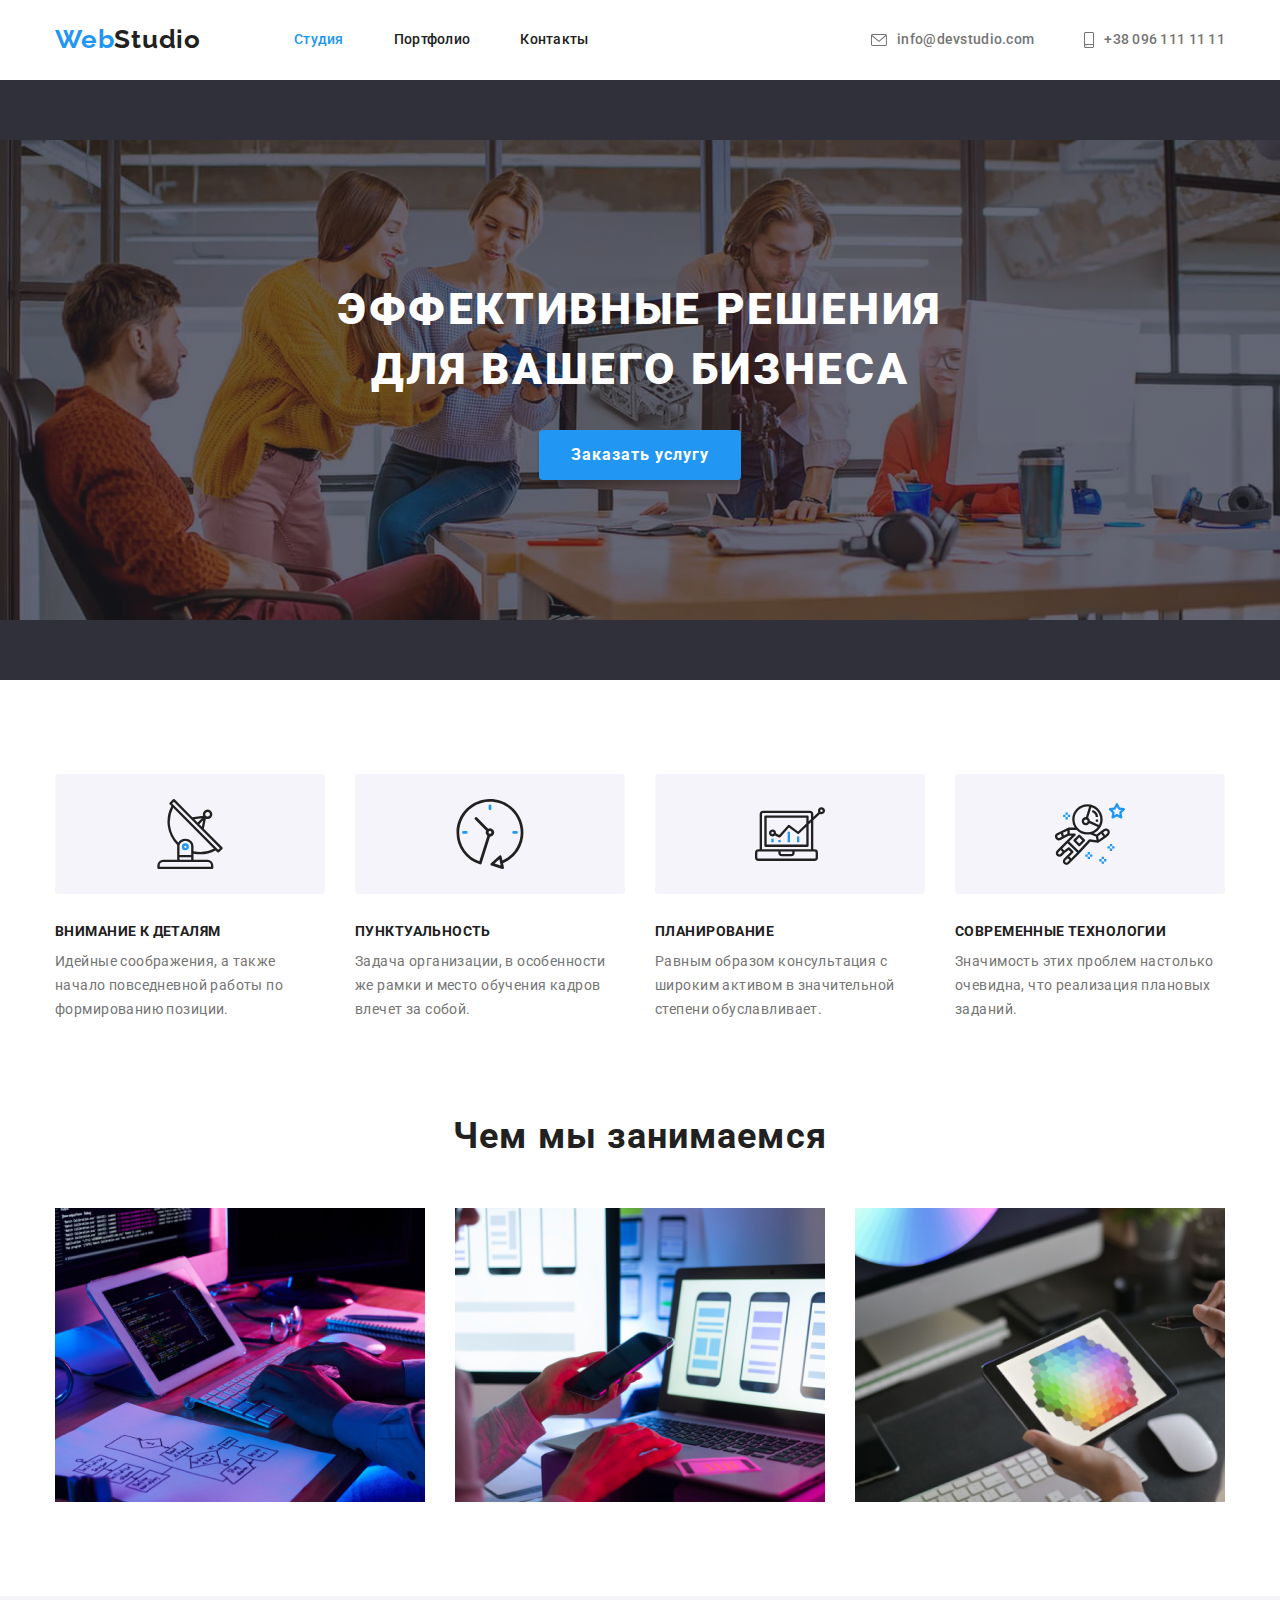
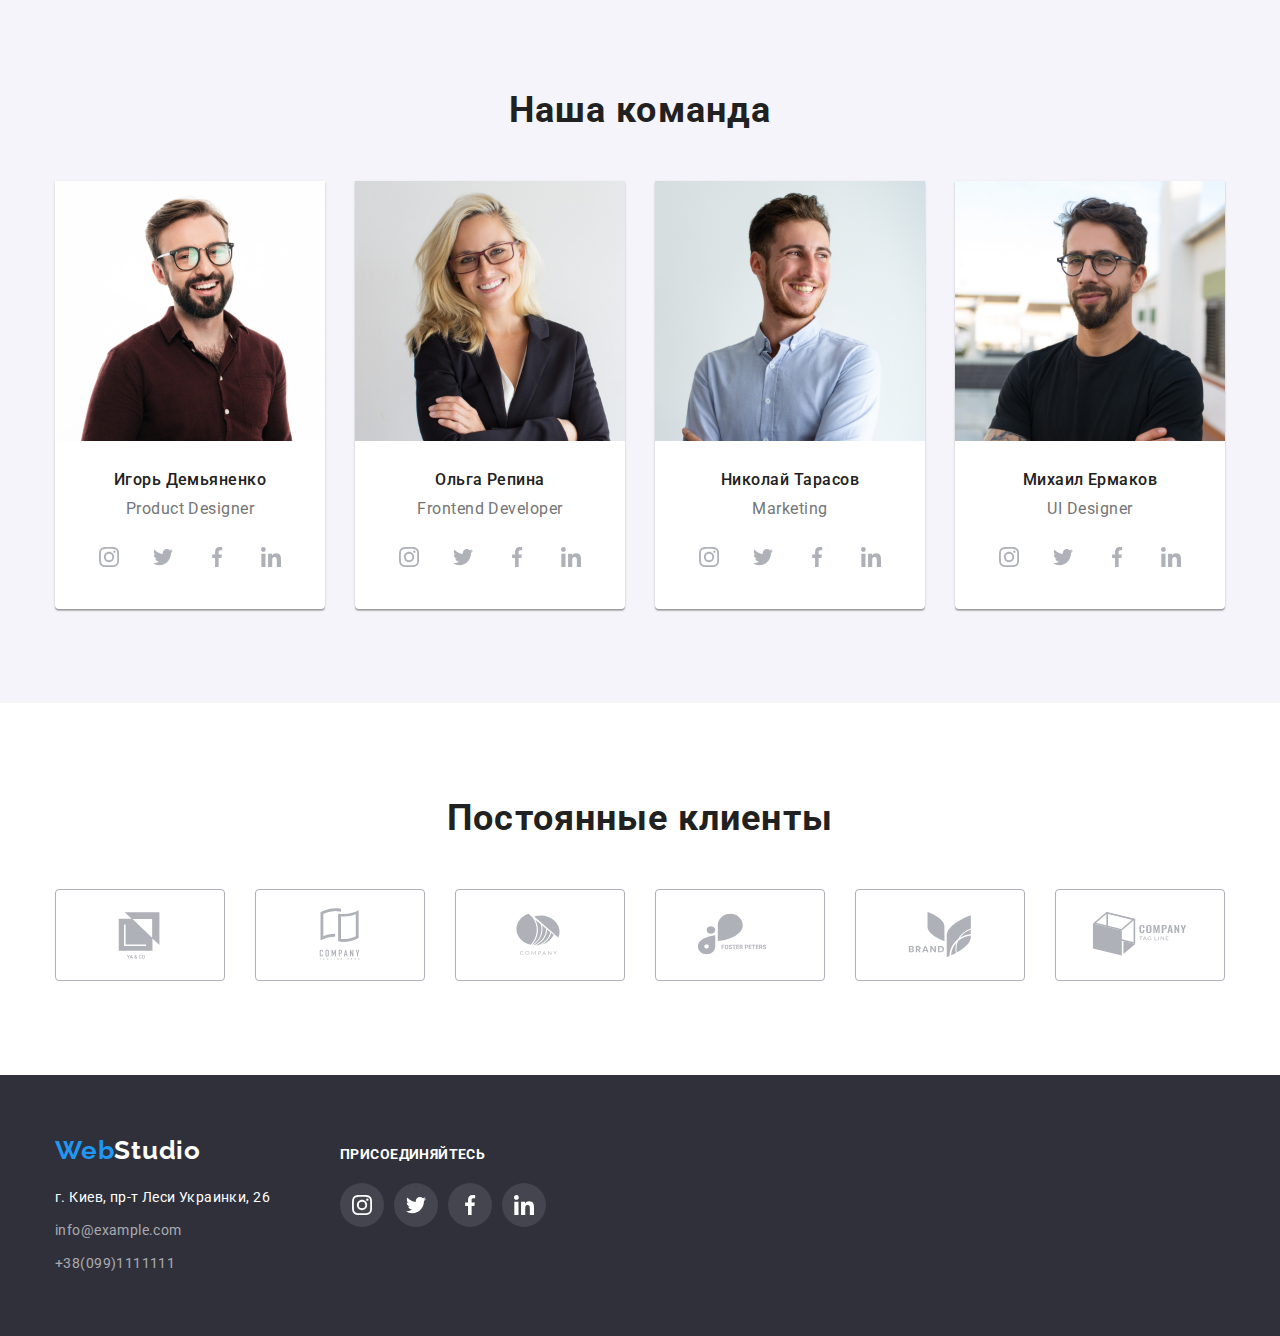
<file: index.html>
<!DOCTYPE html>
<html lang="ru">
  <head>
    <meta charset="UTF-8" />
    <meta http-equiv="X-UA-Compatible" content="IE=edge" />
    <meta name="viewport" content="width=device-width, initial-scale=1.0" />
    <title>ДЗ-3</title>
    <link rel="preconnect" href="https://fonts.googleapis.com" />
    <link rel="preconnect" href="https://fonts.gstatic.com" crossorigin />
    <link
      href="https://fonts.googleapis.com/css2?family=Raleway:wght@700&family=Roboto:wght@400;500;700;900&display=swap"
      rel="stylesheet"
    />
    <link
      rel="stylesheet"
      href="https://cdnjs.cloudflare.com/ajax/libs/modern-normalize/1.1.0/modern-normalize.min.css"
      integrity="sha512-wpPYUAdjBVSE4KJnH1VR1HeZfpl1ub8YT/NKx4PuQ5NmX2tKuGu6U/JRp5y+Y8XG2tV+wKQpNHVUX03MfMFn9Q=="
      crossorigin="anonymous"
      referrerpolicy="no-referrer"
    />
    <link rel="stylesheet" href="./css/styles.css" />
  </head>
  <body>
    <!-- Шапка сторінки-->
    <header class="header">
      <div class="container header-container">
        <nav class="header-nav">
          <a class="logo link" href="./index.html" lang="en"
            >Web<span class="logo-accent">Studio</span></a
          >
          <ul class="list information-nav">
            <li class="information-li">
              <a class="studio link" href="./index.html">Студия</a>
            </li>
            <li class="information-li">
              <a class="portfo link" href="./portfolio.html">Портфолио</a>
            </li>
            <li class="information-li">
              <a class="contact link" href="">Контакты</a>
            </li>
          </ul>
        </nav>
        <ul class="list mail-tel">
          <li class="mail-tel-li">            
            <a class="mail link" href="info@devstudio.com">
              <svg class="icon-envelope-hover" width="16" height="12">
                <use href="./images/symbol-defs2.svg#icon-envelope-hover"></use>
              </svg>
              info@devstudio.com
            </a>
          </li>
          <li class="mail-tel-li">            
            <a class="telefon link" href="tel:0961111111">
              <svg class="icon-envelope-hover" width="10" height="16">
                <use href="./images/symbol-defs2.svg#icon-smartphone"></use>
              </svg>+38 096 111 11 11</a>
          </li>
        </ul>
      </div>
    </header>
    <!--Герой-->
    <main>
      <section class="section-n section">
        <div class="container section-div">
          <h1 class="section-title">Эффективные решения для вашего бизнеса</h1>
          <button class="buttons" type="button">Заказать услугу</button>
        </div>
      </section>
      <!--Особенности-->
      <section class="section">
        <div class="container">
          <h2 class="specifics">Особливості</h2>
          <ul class="list-specifics container-specifics">
            <li class="box-specifics">
              <div class="icon-background">
                <svg class="icon-svg" width="70" height="70">
                  <use href="./images/symbol-defs2.svg#icon-antenna-1"></use>
                </svg>
              </div>
              <h3 class="advantage">Внимание к деталям</h3>
              <p class="description-advantage">
                Идейные соображения, а также начало повседневной работы по
                формированию позиции.
              </p>
            </li>
            <li class="box-specifics">
              <div class="icon-background">
                <svg class="icon-svg" width="70" height="70">
                  <use href="./images/symbol-defs2.svg#icon-clock-1"></use>
                </svg>
              </div>
              <h3 class="advantage">Пунктуальность</h3>
              <p class="description-advantage">
                Задача организации, в особенности же рамки и место обучения
                кадров влечет за собой.
              </p>
            </li>
            <li class="box-specifics">
              <div class="icon-background">
                <svg class="icon-svg" width="70" height="70">
                  <use href="./images/symbol-defs2.svg#icon-diagram-1"></use>
                </svg>
              </div>
              <h3 class="advantage">Планирование</h3>
              <p class="description-advantage">
                Равным образом консультация с широким активом в значительной
                степени обуславливает.
              </p>
            </li>
            <li class="box-specifics">
              <div class="icon-background">
                <svg class="icon-svg" width="70" height="70">
                  <use href="./images/symbol-defs2.svg#icon-astronaut-1"></use>
                </svg>
              </div>
              <h3 class="advantage">Современные технологии</h3>
              <p class="description-advantage">
                Значимость этих проблем настолько очевидна, что реализация
                плановых заданий.
              </p>
            </li>
          </ul>
        </div>
      </section>
      <section class="section section-container">
        <div class="container">
          <h2 class="work">Чем мы занимаемся</h2>
          <ul class="work-img">
            <li class="work-img-li">
              <img
                class="work-img-foto"
                src="./images/img.jpg"
                alt="Набор текста на компе"
                width="370"
              />
            </li>
            <li class="work-img-li">
              <img
                class="work-img-foto"
                src="./images/img-1.jpg"
                alt="Связь телефона с комп"
                width="370"
              />
            </li>
            <li class="work-img-li">
              <img
                class="work-img-foto"
                src="./images/img-2.jpg"
                alt="связь с планшетом"
                width="370"
              />
            </li>
          </ul>
        </div>
      </section>
      <section class="our-team section">
        <div class="container">
          <h2 class="work-team">Наша команда</h2>
          <ul class="work-title">
            <li class="card">
              <img
                class="work-title-card"
                src="./images/Игорь.jpg"
                alt="Игорь Демьяненко"
                width="270"
                height="260"
              />
              <div class="work-name-team">
                <h3 class="name-team">Игорь Демьяненко</h3>
                <p class="work-name" lang="en">Product Designer</p>
                <ul class="social-networks">
                  <li class="social-li list">
                    <a
                      class="social-link"
                      href=""
                      target="_blank"
                      aria-label="Instagram"
                    >
                      <svg class="social-icon" width="20" height="20">
                        <use
                          href="./images/symbol-defs2.svg#icon-instagram-2"
                        ></use>
                      </svg>
                    </a>
                  </li>
                  <li class="social-li list">
                    <a
                      class="social-link"
                      href=""
                      target="_blank"
                      aria-label="Twitter"
                      ><svg class="social-icon" width="20" height="20">
                        <use
                          href="./images/symbol-defs2.svg#icon-twitter-1"
                        ></use></svg></a>
                  </li>
                  <li class="social-li list">
                    <a
                      class="social-link"
                      href=""
                      target="_blank"
                      aria-label="Fb">
                      <svg class="social-icon" width="20" height="20">
                        <use
                          href="./images/symbol-defs2.svg#icon-facebook-1"
                        ></use></svg></a>
                  </li>
                  <li class="social-li list">
                    <a
                      class="social-link"
                      href=""
                      target="_blank"
                      aria-label="In"
                      ><svg class="social-icon" width="20" height="20">
                        <use
                          href="./images/symbol-defs2.svg#icon-linkedin-1"
                        ></use>
                      </svg>
                      </a>
                  </li>
                </ul>
              </div>
            </li>
            <li class="card">
              <img
                class="work-title-card"
                src="./images/Ольга.jpg"
                alt="Ольга Репина"
                width="270"
                height="260"
              />
              <div class="work-name-team">
                <h3 class="name-team">Ольга Репина</h3>
                <p class="work-name" lang="en">Frontend Developer</p>
                <ul class="social-networks">
                  <li class="social-li list">
                    <a class="social-link" href="" target="_blank" aria-label="Instagram">
                      <svg class="social-icon" width="20" height="20">
                        <use href="./images/symbol-defs2.svg#icon-instagram-2"></use>
                      </svg>
                    </a>
                  </li>
                  <li class="social-li list">
                    <a class="social-link" href="" target="_blank" aria-label="Twitter"><svg class="social-icon" width="20" height="20">
                        <use href="./images/symbol-defs2.svg#icon-twitter-1"></use>
                      </svg></a>
                  </li>
                  <li class="social-li list">
                    <a class="social-link" href="" target="_blank" aria-label="Fb">
                      <svg class="social-icon" width="20" height="20">
                        <use href="./images/symbol-defs2.svg#icon-facebook-1"></use>
                      </svg></a>
                  </li>
                  <li class="social-li list">
                    <a class="social-link" href="" target="_blank" aria-label="In"><svg class="social-icon" width="20" height="20">
                        <use href="./images/symbol-defs2.svg#icon-linkedin-1"></use>
                      </svg>
                    </a>
                  </li>
                </ul>
              </div>
            </li>
            <li class="card">
              <img
                class="work-title-card"
                src="./images/Николай.jpg"
                alt="Николай Тарасов"
                width="270"
                height="260"
              />
              <div class="work-name-team">
                <h3 class="name-team">Николай Тарасов</h3>
                <p class="work-name" lang="en">Marketing</p>
                <ul class="social-networks">
                  <li class="social-li list">
                    <a class="social-link" href="" target="_blank" aria-label="Instagram">
                      <svg class="social-icon" width="20" height="20">
                        <use href="./images/symbol-defs2.svg#icon-instagram-2"></use>
                      </svg>
                    </a>
                  </li>
                  <li class="social-li list">
                    <a class="social-link" href="" target="_blank" aria-label="Twitter"><svg class="social-icon" width="20" height="20">
                        <use href="./images/symbol-defs2.svg#icon-twitter-1"></use>
                      </svg></a>
                  </li>
                  <li class="social-li list">
                    <a class="social-link" href="" target="_blank" aria-label="Fb">
                      <svg class="social-icon" width="20" height="20">
                        <use href="./images/symbol-defs2.svg#icon-facebook-1"></use>
                      </svg></a>
                  </li>
                  <li class="social-li list">
                    <a class="social-link" href="" target="_blank" aria-label="In"><svg class="social-icon" width="20" height="20">
                        <use href="./images/symbol-defs2.svg#icon-linkedin-1"></use>
                      </svg>
                    </a>
                  </li>
                </ul>
              </div>
            </li>
            <li class="card">
              <img
                class="work-title-card"
                src="./images/Михаил.jpg"
                alt="Михаил Ермаков"
                width="270"
                height="260"
              />
              <div class="work-name-team">
                <h3 class="name-team">Михаил Ермаков</h3>
                <p class="work-name" lang="en">UI Designer</p>
                <ul class="social-networks">
                  <li class="social-li list">
                    <a class="social-link" href="" target="_blank" aria-label="Instagram">
                      <svg class="social-icon" width="20" height="20">
                        <use href="./images/symbol-defs2.svg#icon-instagram-2"></use>
                      </svg>
                    </a>
                  </li>
                  <li class="social-li list">
                    <a class="social-link" href="" target="_blank" aria-label="Twitter"><svg class="social-icon" width="20" height="20">
                        <use href="./images/symbol-defs2.svg#icon-twitter-1"></use>
                      </svg></a>
                  </li>
                  <li class="social-li list">
                    <a class="social-link" href="" target="_blank" aria-label="Fb">
                      <svg class="social-icon" width="20" height="20">
                        <use href="./images/symbol-defs2.svg#icon-facebook-1"></use>
                      </svg></a>
                  </li>
                  <li class="social-li list">
                    <a class="social-link" href="" target="_blank" aria-label="In"><svg class="social-icon" width="20" height="20">
                        <use href="./images/symbol-defs2.svg#icon-linkedin-1"></use>
                      </svg>
                    </a>
                  </li>
                </ul>
              </div>
            </li>
          </ul>
        </div>
      </section>
      <!-- Постоянные клиенты -->
      <section class="section">
        <div class="container">
          <h2 class="clients">Постоянные клиенты</h2>
          <ul class="clients-ul list">
            <li class="clients-li link">
              <a class="clients-a" href="">
                <svg class="clients-logo" width="106" height="60">
                  <use href="./images/symbol-defs2.svg#icon-Logo-1"></use>
                </svg>
              </a>
            </li>
            <li class="clients-li link">
              <a class="clients-a" href="" >
                <svg class="clients-logo" width="106" height="60">
                  <use href="./images/symbol-defs2.svg#icon-Logo-2"></use>
                </svg>
              </a>
            </li>
            <li class="clients-li link">
              <a class="clients-a" href="">
                <svg class="clients-logo" width="106" height="60">
                  <use href="./images/symbol-defs2.svg#icon-Logo-3"></use>
                </svg>
              </a>
            </li>
            <li class="clients-li link">
              <a class="clients-a" href="" >
                <svg class="clients-logo" width="106" height="60">
                  <use href="./images/symbol-defs2.svg#icon-Logo-4"></use>
                </svg>
              </a>
            </li>
            <li class="clients-li link">
              <a class="clients-a" href="">
                <svg class="clients-logo" width="106" height="60">
                  <use href="./images/symbol-defs2.svg#icon-Logo-5"></use>
                </svg>
              </a>
            </li>
            <li class="clients-li link">
              <a class="clients-a" href="">
                <svg class="clients-logo" width="106" height="60">
                  <use href="./images/symbol-defs2.svg#icon-Logo-6"></use>
                </svg>
              </a>
            </li>
          </ul>
        </div>
      </section>
    </main>
    <!--нижній колонтитул-->
    <footer class="footer">
      <div class="container footer-flex">
        <div class="footer-beatween">
        <a class="logo-footer link" href="./index.html" lang="en"
          >Web<span class="logo-footer-white">Studio</span></a
        >
        <address>
          <ul class="list-footer">
            <li class="list-footer-li">г. Киев, пр-т Леси Украинки, 26</li>
            <li class="list-footer-li">
              <a class="mail-footer link" href="info@example.com"
                >info@example.com</a
              >
            </li>
            <li class="list-footer-li">
              <a class="phone-footer link" href="+380991111111"
                >+38(099)1111111</a
              >
            </li>
          </ul>
        </address>
      </div>
      <div class="footer-beatween">
        <p class="social-footer">ПРИСОЕДИНЯЙТЕСЬ</p>
        <ul class="social-networks-footer">
          <li class="social-li-footer list">
            <a class="social-link-footer" href="" target="_blank" aria-label="Instagram">
              <svg class="social-icon-footer" width="20" height="20">
                <use href="./images/symbol-defs2.svg#icon-instagram-2"></use>
              </svg>
            </a>
          </li>
          <li class="social-li-footer list">
            <a class="social-link-footer" href="" target="_blank" aria-label="Twitter"><svg class="social-icon-footer" width="20" height="20">
                <use href="./images/symbol-defs2.svg#icon-twitter-1"></use>
              </svg></a>
          </li>
          <li class="social-li-footer list">
            <a class="social-link-footer" href="" target="_blank" aria-label="Fb">
              <svg class="social-icon-footer" width="20" height="20">
                <use href="./images/symbol-defs2.svg#icon-facebook-1"></use>
              </svg></a>
          </li>
          <li class="social-li-footer list">
            <a class="social-link-footer" href="" target="_blank" aria-label="In"><svg class="social-icon-footer" width="20" height="20">
                <use href="./images/symbol-defs2.svg#icon-linkedin-1"></use>
              </svg>
            </a>
          </li>
        </ul>
      </div> 
      </div>     
    </footer>
  </body>
</html>
</file>
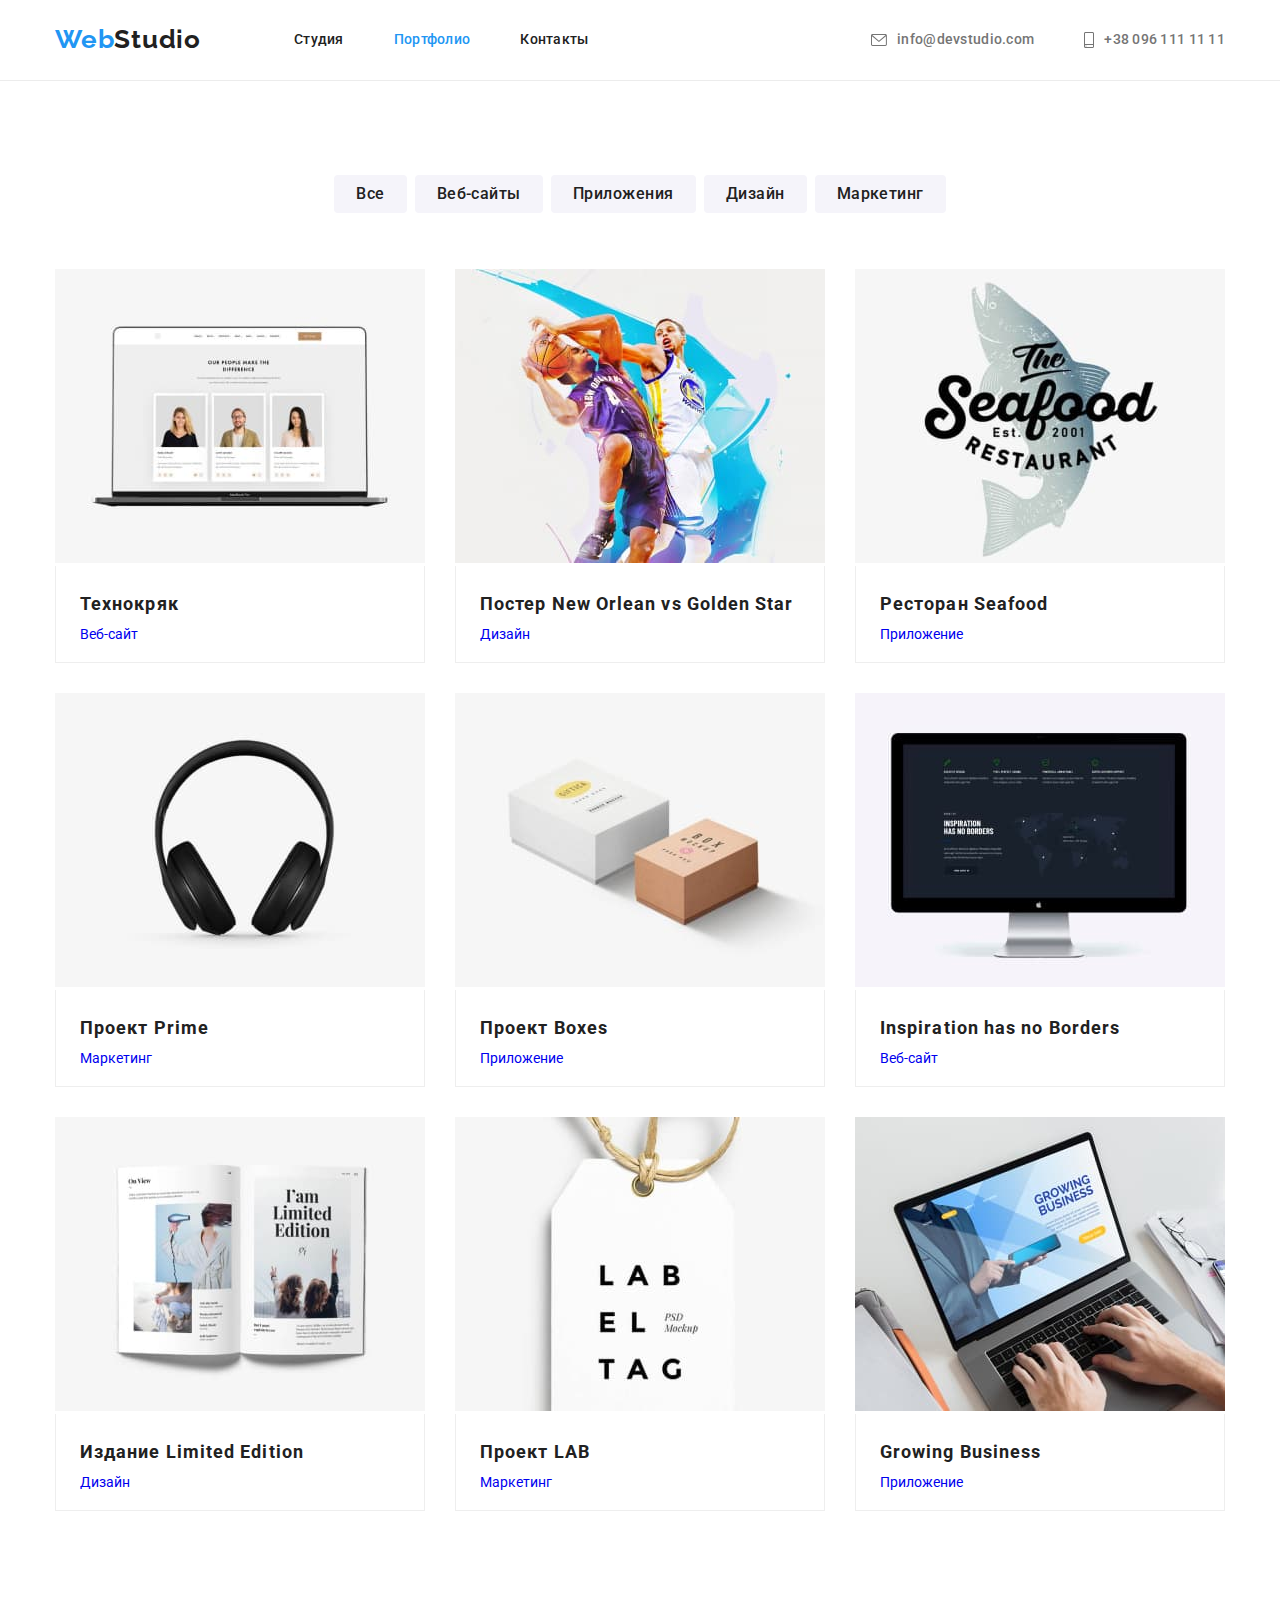
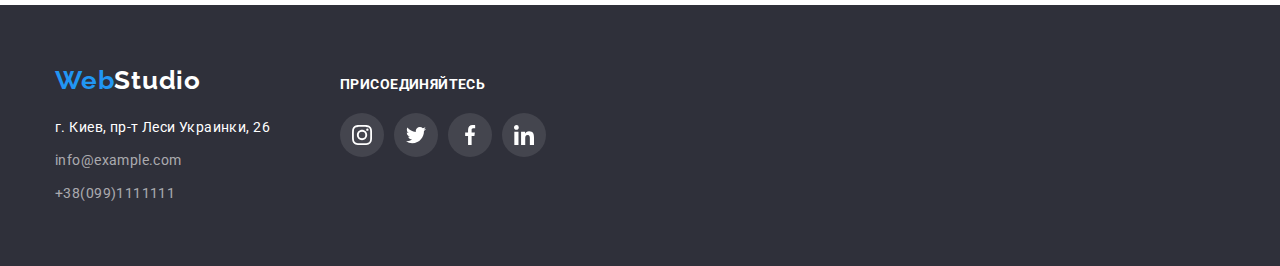
<file: portfolio.html>
<!DOCTYPE html>
<html lang="ru">
  <head>
    <meta charset="UTF-8" />
    <meta http-equiv="X-UA-Compatible" content="IE=edge" />
    <meta name="viewport" content="width=device-width, initial-scale=1.0" />
    <title>ДЗ-3</title>
    <link rel="preconnect" href="https://fonts.googleapis.com" />
    <link rel="preconnect" href="https://fonts.gstatic.com" crossorigin />
    <link
      href="https://fonts.googleapis.com/css2?family=Raleway:wght@700&family=Roboto:wght@400;500;700;900&display=swap"
      rel="stylesheet"
    />
    <link
      rel="stylesheet"
      href="https://cdnjs.cloudflare.com/ajax/libs/modern-normalize/1.1.0/modern-normalize.min.css"
      integrity="sha512-wpPYUAdjBVSE4KJnH1VR1HeZfpl1ub8YT/NKx4PuQ5NmX2tKuGu6U/JRp5y+Y8XG2tV+wKQpNHVUX03MfMFn9Q=="
      crossorigin="anonymous"
      referrerpolicy="no-referrer"
    />
    <link rel="stylesheet" href="./css/styles.css" />
  </head>
  <body>
    <!-- Шапка сторінки-->
    <header class="header header-line">
      <div class="container header-container">
        <nav class="header-nav">
          <a class="logo link" href="./index.html" lang="en"
            >Web<span class="logo-accent">Studio</span></a
          >
          <ul class="list information-nav">
            <li class="information-li">
              <a class="studio-portf link" href="./index.html">Студия</a>
            </li>
            <li class="information-li">
              <a class="portfo-portfo link" href="./portfolio.html">Портфолио</a>
            </li>
            <li class="information-li">
              <a class="contact link" href="">Контакты</a>
            </li>
          </ul>
        </nav>
        <ul class="list mail-tel">
          <li class="mail-tel-li">
            <a class="mail link" href="info@devstudio.com">
              <svg class="icon-envelope-hover" width="16" height="12">
                <use href="./images/symbol-defs2.svg#icon-envelope-hover"></use>
              </svg>
              info@devstudio.com
            </a>
          </li>
          <li class="mail-tel-li">
            <a class="telefon link" href="tel:0961111111">
              <svg class="icon-envelope-hover" width="10" height="16">
                <use href="./images/symbol-defs2.svg#icon-smartphone"></use>
              </svg> +38 096 111 11 11</a>
          </li>
        </ul>
      </div>
    </header>
    <!--Герой-->
    <main>
      <section class="section">
        <div class="container">
          <h1 class="services visually-hidden">Услуги</h1>
          <ul class="list buttons-ul">
            <li class="buttons-li">
              <button class="buttons-portfolio link" type="button">Все</button>
            </li>
            <li class="buttons-li">
              <button class="buttons-portfolio" type="button">Веб-сайты</button>
            </li>
            <li class="buttons-li">
              <button class="buttons-portfolio" type="button">
                Приложения
              </button>
            </li>
            <li class="buttons-li">
              <button class="buttons-portfolio" type="button">Дизайн</button>
            </li>
            <li class="buttons-li">
              <button class="buttons-portfolio" type="button">Маркетинг</button>
            </li>
          </ul>
          <ul class="list-services">
            <li class="services-li">
              <a class="services-a link" href="./portfolio.html">
              <img
                src="./images/img.portfolio/Технокряк.jpg"
                alt="Технокряк"
                width="370"
                height="294"
              />
              <div class="services-text">
                <h2 class="name-services">Технокряк</h2>
                <p class="services-type">Bеб-сайт</p>
              </div></a>
            </li>
            <li class="services-li">
              <a class="services-a link" href="./portfolio.html">
              <img
                src="./images/img.portfolio/ПостерNewOrlea.jpg"
                alt="Постер New Orlean vs Golden Star"
                width="370"
                height="294"
              />
              <div class="services-text">
                <h2 class="name-services">
                  Постер <span lang="en"> New Orlean vs Golden Star</span>
                </h2>
                <p class="services-type">Дизайн</p>
              </div>
              </a>
            </li>
            <li class="services-li">
              <a class="services-a link" href="./portfolio.html">
              <img
                src="./images/img.portfolio/РесторанSeafood.jpg"
                alt="Ресторан
            Seafood"
                width="370"
                height="294"
              />
              <div class="services-text">
                <h2 class="name-services">
                  Ресторан <span lang="en"> Seafood</span>
                </h2>
                <p class="services-type">Приложение</p>
              </div> </a>
            </li>
            <li class="services-li">
              <a class="services-a link" href="./portfolio.html">
              <img
                src="./images/img.portfolio/ПроектPrime.jpg"
                alt="Проект Prime"
                width="370"
                height="294"
              />
              <div class="services-text">
                <h2 class="name-services">
                  Проект <span lang="en"> Prime</span>
                </h2>
                <p class="services-type">Маркетинг</p>
              </div> </a>
            </li>

            <li class="services-li">
              <a class="services-a link" href="./portfolio.html">
              <img
                src="./images/img.portfolio/ПроектBoxes.jpg"
                alt="Проект Boxes"
                width="370"
                height="294"
              />
              <div class="services-text">
                <h2 class="name-services">
                  Проект <span lang="en"> Boxes</span>
                </h2>
                <p class="services-type">Приложение</p>
              </div> </a>
            </li>
            <li class="services-li">
              <a class="services-a link" href="./portfolio.html">
              <img
                src="./images/img.portfolio/InspirationhasnoBorders.jpg"
                alt="Inspiration has no Borders"
                width="370"
                height="294"
              />
              <div class="services-text">
                <h2 class="name-services">
                  <span lang="en"> Inspiration has no Borders </span>
                </h2>
                <p class="services-type">Bеб-сайт</p>
              </div> </a>
            </li>
            <li class="services-li">
              <a class="services-a link" href="./portfolio.html">
              <img
                src="./images/img.portfolio/ИзданиеLimitedEdition.jpg"
                alt="Издание Limited Edition"
                width="370"
                height="294"
              />
              <div class="services-text">
                <h2 class="name-services">
                  Издание <span lang="en"> Limited Edition</span>
                </h2>
                <p class="services-type">Дизайн</p>
              </div> </a>
            </li>
            <li class="services-li">
              <a class="services-a link" href="./portfolio.html">
              <img
                src="./images/img.portfolio/ПроектLAB.jpg"
                alt="Проект LAB"
                width="370"
                height="294"
              />
              <div class="services-text">
                <h2 class="name-services">
                  Проект <span lang="en"> LAB</span>
                </h2>
                <p class="services-type">Маркетинг</p>
              </div> </a>
            </li>
            <li class="services-li">
              <a class="services-a link" href="./portfolio.html">
              <img
                src="./images/img.portfolio/GrowingBusiness.jpg"
                alt="Growing
            Business"
                width="370"
                height="294"
              />
              <div class="services-text">
                <h2 class="name-services">
                  <span lang="en"> Growing Business</span>
                </h2>
                <p class="services-type">Приложение</p>
              </div> </a>
            </li>
          </ul>
        </div>
      </section>
    </main>
    <!--нижній колонтитул-->
    <footer class="footer">
        <div class="container footer-flex">
          <div class="footer-beatween">
            <a class="logo-footer link" href="./index.html" lang="en">Web<span class="logo-footer-white">Studio</span></a>
            <address>
              <ul class="list-footer">
                <li class="list-footer-li">г. Киев, пр-т Леси Украинки, 26</li>
                <li class="list-footer-li">
                  <a class="mail-footer link" href="info@example.com">info@example.com</a>
                </li>
                <li class="list-footer-li">
                  <a class="phone-footer link" href="+380991111111">+38(099)1111111</a>
                </li>
              </ul>
            </address>
          </div>
          <div class="footer-beatween">
            <p class="social-footer">ПРИСОЕДИНЯЙТЕСЬ</p>
            <ul class="social-networks-footer">
              <li class="social-li-footer list">
                <a class="social-link-footer" href="" target="_blank" aria-label="Instagram">
                  <svg class="social-icon-footer" width="20" height="20">
                    <use href="./images/symbol-defs2.svg#icon-instagram-2"></use>
                  </svg>
                </a>
              </li>
              <li class="social-li-footer list">
                <a class="social-link-footer" href="" target="_blank" aria-label="Twitter"><svg class="social-icon-footer"
                    width="20" height="20">
                    <use href="./images/symbol-defs2.svg#icon-twitter-1"></use>
                  </svg></a>
              </li>
              <li class="social-li-footer list">
                <a class="social-link-footer" href="" target="_blank" aria-label="Fb">
                  <svg class="social-icon-footer" width="20" height="20">
                    <use href="./images/symbol-defs2.svg#icon-facebook-1"></use>
                  </svg></a>
              </li>
              <li class="social-li-footer list">
                <a class="social-link-footer" href="" target="_blank" aria-label="In"><svg class="social-icon-footer" width="20"
                    height="20">
                    <use href="./images/symbol-defs2.svg#icon-linkedin-1"></use>
                  </svg>
                </a>
              </li>
            </ul>
          </div>
        </div>
    </footer>
  </body>
</html>
</file>
<file: css/styles.css>
:root {
  --primary-text-color: #757575;
  --primary-text-second-color: #212121;
  --accent-color: #2196f3;
  --background-color: #ffffff;
  --background-second-color: #2f303a;
  --background-light-icon: #f5f4fa;
  --icon-color: #afb1b8;
  --icon-background-color: rgba(255, 255, 255, 0.1);
}

*,
*::before,
*::after {
  box-sizing: border-box;
}

body {
  align-items: center;
  margin: 0;
  font-family: Roboto;
  font-size: 14px;
  color: var(--primary-text-color);
}
/*шапка*/
.container {
  width: 1200px;
  padding-right: 15px;
  padding-left: 15px;
  margin-right: auto;
  margin-left: auto;
}

.header-container {
  display: flex;
  align-items: center;
}
.header-nav {
  display: flex;
  align-items: center;
}

.list.information-nav {
  padding: 0;
  margin: 0;
}
.information-nav {
  display: flex;
}
.information-li {
  margin-right: 50px;
}
.information-li:last-child {
  margin-right: 0;
}
.link {
  text-decoration: none;
}
.list {
  list-style: none;
}

.list:hover .list:focus {
  color: var(--accent-colorw);
}

.list.mail-tel {
  padding: 0;
  margin: 0;
}
/* WebStudio */
.logo {
  padding-top: 24px;
  padding-bottom: 25px;
  margin-right: 93px;
  font-family: "Raleway";
  font-style: normal;
  font-weight: 700;
  font-size: 26px;
  line-height: 1.19;
  /* identical to box height */

  letter-spacing: 0.03em;

  color: var(--accent-color);
}
.logo-accent {
  color: var(--primary-text-second-color);
}
/* контакти */
.studio:hover,
.studio:focus {
  color: var(--accent-color);
}
.studio {
  display: block;
  padding-top: 32px;
  padding-bottom: 32px;

  font-family: "Roboto";
  font-style: normal;
  font-weight: 500;
  font-size: 14px;
  line-height: 1.14;
  letter-spacing: 0.02em;

  color: var(--accent-color);
}
.portfo:hover,
.portfo:focus {
  color: var(--accent-color);
}
.portfo {
  display: block;
  padding-top: 32px;
  padding-bottom: 32px;

  font-weight: 500;
  font-size: 14px;
  line-height: 1.14;
  letter-spacing: 0.02em;

  color: var(--primary-text-second-color);
}

.list.mail-tel {
  margin-left: auto;
}
.contact:hover,
.contact:focus {
  color: var(--accent-color);
}
.contact {
  display: block;
  padding-top: 32px;
  padding-bottom: 32px;

  font-style: normal;
  font-weight: 500;
  font-size: 14px;
  line-height: 1.14;
  letter-spacing: 0.02em;

  color: var(--primary-text-second-color);
}

.mail:hover,
.mail:focus {
  color: var(--accent-color);
}
.mail-tel {
  display: block;
}

.mail.link {
  display: flex;
  align-items: center;
  padding-top: 32px;
  padding-bottom: 32px;
}
.mail-tel {
  margin: auto;

  display: flex;
  border: box;
}
.mail-tel-li:last-child {
  margin-right: 0;
}
.mail-tel-li {
  display: flex;
  margin-right: 50px;
}
.mail-tel-li .icon-envelope-hover {
  display: flex;
}
.icon-envelope-hover {
  display: block;
}

.icon-envelope-hover {
  margin-right: 10px;
  fill: currentColor;
  display: flex;
  align-items: center;
}
.mail {
  display: block;
  font-style: normal;
  font-weight: 500;
  font-size: 14px;
  line-height: 1.14;
  letter-spacing: 0.02em;

  color: var(--primary-text-color);
}
.telefon:hover,
.telefon:focus {
  color: var(--accent-color);
}
.telefon {
  display: block;

  font-style: normal;
  font-weight: 500;
  font-size: 14px;
  line-height: 1.14;
  letter-spacing: 0.02em;

  color: var(--primary-text-color);
}
.telefon.link {
  display: flex;
  align-items: center;
  padding-top: 32px;
  padding-bottom: 32px;
}
/* секція для замовлення послуги */
.section-n.section {
  padding-top: 200px;
  padding-bottom: 200px;
  height: 600px;
  max-width: 1600px;
  margin-left: auto;
  margin-right: auto;
  background-image: linear-gradient(
      to right,
      rgba(47, 48, 58, 0.4),
      rgba(47, 48, 58, 0.4)
    ),
    url(../images/comanda.jpg);
  background-position: center;
  background-size: contain;
  background-repeat: no-repeat;
}

.section {
  padding-top: 94px;
  padding-bottom: 94px;
  margin: auto;
}
.section-div {
  text-align: center;
  margin-top: 0;
  margin-bottom: 0;
}
.section-n {
  background: var(--background-second-color);
}
.section-title {
  margin: 0 auto;
  max-width: 696px;
  margin-top: 0;
  margin-bottom: 30px;

  font-family: Roboto;
  font-style: normal;
  font-weight: 900;
  font-size: 44px;
  line-height: 1.36;
  /* or 136% */

  letter-spacing: 0.06em;
  text-transform: uppercase;
  color: var(--background-color);
}
.buttons {
  padding-top: 10px;
  padding-right: 32px;
  padding-bottom: 10px;
  padding-left: 32px;
  border: none;
  margin: auto;

  font-family: inherit;
  font-weight: 700;
  font-size: 16px;
  line-height: 1.87;
  /* identical to box height, or 188% */

  display: flex;
  align-items: center;
  text-align: center;
  letter-spacing: 0.06em;
  color: var(--background-color);
  background: var(--accent-color);
  box-shadow: 0px 4px 4px rgba(0, 0, 0, 0.15);
  border-radius: 4px;
}
/*особливості*/
/*прихований заголовок*/
.icon-background {
  height: 120px;
  background-color: var(--background-light-icon);
  margin-bottom: 30px;
  display: flex;
  align-items: center;
  justify-content: center;
  border-radius: 4px;
}

.icon-svg {
  width: 70px;
  height: 70px;
}

.container-specifics {
  display: flex;
  align-items: center;
  margin: 0px 0px;
}
.list-specifics.container-specifics {
  padding: 0;
}
.box-specifics {
  margin-right: 30px;
}
.box-specifics:last-child {
  margin-right: 0;
}
.specifics {
  color: var(--background-color);
  position: absolute;
  width: 1px;
  height: 1px;
  margin: -1px;
  border: 0;
  padding: 0;
  white-space: nowrap;
  clip-path: inset(100%);
  clip: rect(0 0 0 0);
  overflow: hidden;
}
/*прибрані кнопки*/
.list-specifics {
  list-style: none;
}
.list-work {
  list-style: none;
}

/*заголовки*/

.advantage {
  margin-top: 0;
  margin-bottom: 10px;

  font-family: "Roboto";
  font-weight: 700;
  font-size: 14px;
  line-height: 1.14;
  letter-spacing: 0.03em;
  text-transform: uppercase;

  color: var(--primary-text-second-color);
}
/*абзац особливостей*/
.description-advantage {
  margin-top: 0;
  margin-bottom: 0;
  width: 270px;

  font-family: inherit;
  font-weight: 400;
  font-size: 14px;
  line-height: 1.71;
  /* or 171% */

  letter-spacing: 0.03em;

  color: var(--primary-text-color);
}
/*чим займаємося*/
.work {
  margin-top: 0;
  margin-bottom: 50px;

  font-family: inherit;
  font-weight: 700;
  font-size: 36px;
  line-height: 1.16;
  text-align: center;
  letter-spacing: 0.03em;
  color: var(--primary-text-second-color);
}
.work-img-li :last-child {
  margin-right: 0;
}
.work-img {
  margin: 0;
  padding: 0;
  display: flex;
  align-items: center;
  list-style: none;
}
.work-img-li {
  padding: 0;
  margin: 0px 30px 0px 0px;
}
.work-img-li:last-child {
  margin-right: 0;
}

.work-img-foto {
  max-width: 100%;
  height: auto;
  display: block;
}

/*команда*/
.our-team {
  background: #f5f4fa;
}
.section-container {
  padding-top: 0;
}
.work-team {
  margin-top: 0;
  margin-bottom: 50px;

  font-family: "Roboto";
  font-style: normal;
  font-weight: 700;
  font-size: 36px;
  line-height: 1.16;
  text-align: center;
  letter-spacing: 0.03em;

  color: var(--primary-text-second-color);
}
.work-title {
  display: block;
  display: flex;
  align-items: center;

  padding: 0;
  margin: 0;
  list-style: none;
}
.work-title-card {
  max-width: 100%;
  height: auto;
  display: block;
}
.name-team {
  margin-top: 0;
  margin-bottom: 10px;

  font-family: "Roboto";
  font-style: normal;
  font-weight: 500;
  font-size: 16px;
  line-height: 1.18;
  /* identical to box height */

  text-align: center;
  letter-spacing: 0.03em;

  color: var(--primary-text-second-color);
}
.card:last-child {
  margin-right: 0;
}
.card {
  margin-right: 30px;

  background: #ffffff;
  box-shadow: 0px 1px 3px rgba(0, 0, 0, 0.12), 0px 1px 1px rgba(0, 0, 0, 0.14),
    0px 2px 1px rgba(0, 0, 0, 0.2);
  border-radius: 0px 0px 4px 4px;
}

.work-name {
  margin-top: 0;
  margin-bottom: 16px;

  font-family: "Roboto";
  font-style: normal;
  font-weight: 400;
  font-size: 16px;
  line-height: 1.18;
  /* identical to box height */

  text-align: center;
  letter-spacing: 0.03em;

  color: var(--primary-text-color);
}
.work-title-card {
  display: block;
  height: auto;
  max-width: 100%;
}
.work-name-team {
  padding-top: 30px;
  padding-bottom: 30px;
}

.social-networks {
  display: flex;
  justify-content: center;
  padding: 0;
  margin: 0;
}
.current {
  color: var(--accent-color)
}
.social-link {
  display: flex;
  justify-content: center;
  align-items: center;
  width: 44px;
  height: 44px;
  background-color: var(--background-color);
  border-radius: 50%;
}
.social-li.list:not(:last-child) {
  margin-right: 10px;
}
.social-link:hover,
.social-link:focus {
  background-color: var(--accent-color);
}
.social-link:hover .social-icon {
  fill: var(--background-color);
}

.social-link:focus .social-icon {
  fill: var(--accent-color);
}

.social-icon {
  fill: var(--icon-color);
}



/* клиенти */
.clients {
  margin: 0px 0px 50px 0px;
  font-family: "Roboto";
  font-style: normal;
  font-weight: 700;
  font-size: 36px;
  line-height: 42px;
  text-align: center;
  letter-spacing: 0.03em;

  color: var(--primary-text-second-color);
}
.clients-ul {
  margin: 0;
  padding: 0;
  display: flex;
  justify-content: center;
  align-items: center;
}
.clients-li:not(:last-child) {
  margin-right: 30px;
}
.clients-a:hover{
  border: 1px solid var(--accent-color);
    border-radius: 4px;
}
.clients-a:hover .clients-logo{
  fill: var(--accent-color);
}
.clients-a:focus .clients-logo {
  fill: var(--accent-color);}

.clients-logo:hover{
  fill: var(--accent-color);
}
.clients-logo {
  fill: var(--icon-color);
}

.clients-li {
  display: flex;
  justify-content: center;
  align-items: center;
  
}
.clients-logo {
display:flex;
  justify-content: center;
  align-items: center;
  width: 106px;
  height: 60px;
  fill: var(--icon-color);
}


  .clients-a {  
  display: flex;
  justify-content: center;
  align-items: center;
  width: 170px;
  height: 92px;  
  border: 1px solid #afb1b8;
  border-radius: 4px;
  outline: transparent;
}

footer {
  padding-top: 60px;
  padding-bottom: 60px;
  background: var(--background-second-color);
}
.footer-flex {
  display: flex;
  align-items: baseline;
}
.logo-footer {
  display: block;
  margin-bottom: 20px;

  font-family: "Raleway";
  font-style: normal;
  font-weight: 700;
  font-size: 26px;
  line-height: 1.19;
  /* identical to box height */

  letter-spacing: 0.03em;

  color: var(--accent-color);
}
.logo-footer-white {
  font-family: "Raleway";
  font-style: normal;
  font-weight: 700;
  font-size: 26px;
  line-height: 1.19;
  /* identical to box height */

  letter-spacing: 0.03em;

  color: var(--background-color);
}
.list-footer {
  margin: 0;
  padding: 0;

  font-family: "Roboto";
  font-style: normal;
  font-weight: 400;
  font-size: 14px;
  line-height: 1.71;
  /* or 171% */

  letter-spacing: 0.03em;

  color: var(--background-color);
  list-style: none;
}
.list-footer-li:last-child {
  margin-bottom: 0;
}
.list-footer-li {
  margin-bottom: 9px;
}

.mail-footer:hover,
.mail-footer:focus {
  color: var(--accent-color);
}
.mail-footer {
  font-family: "Roboto";
  font-style: normal;
  font-weight: 400;
  font-size: 14px;
  line-height: 1.71;
  /* or 171% */

  color: rgba(255, 255, 255, 0.6);
}
.phone-footer:hover,
.phone-footer:focus {
  color: var(--accent-color);
}

.phone-footer {
  font-family: "Roboto";
  font-style: normal;
  font-weight: 400;
  font-size: 14px;
  line-height: 1.71;
  /* or 171% */

  letter-spacing: 0.03em;

  color: rgba(255, 255, 255, 0.6);
}
.social-footer {
  margin-top: 0;
  margin-bottom: 20px;

  font-family: "Roboto";
  font-style: normal;
  font-weight: 700;
  font-size: 14px;
  line-height: 1.14;
  letter-spacing: 0.03em;
  text-transform: uppercase;

  color: var(--background-color);
}
.footer-beatween:not(:last-child) {
  margin-right: 70px;
}
.social-networks-footer {
  display: flex;
  justify-content: center;
  padding: 0;
  margin: 0;
}

.social-link-footer {
  display: flex;
  justify-content: center;
  align-items: center;
  width: 44px;
  height: 44px;
  background-color: var(--icon-background-color);
  border-radius: 50%;
}

.social-li-footer.list:not(:last-child) {
  margin-right: 10px;
}

.social-link-footer:hover,
.social-link-footer:focus {
  background-color: var(--accent-color);
}

.social-link-footer:hover .social-icon-footer {
  fill: var(--background-color);
}

.social-link-footer:focus .social-icon-footer {
  fill: var(--background-color);
}

.social-icon-footer {
  fill: var(--background-color);
}

.social-icon-footer:hover,
.social-icon-footer:focus {
  fill: var(--background-color);
}

/* ПОРТФОЛІО */

.header.header-line {
  border-bottom: 1px solid #ececec;
}
.studio-portf:hover,
.studio-portf:focus {
  color: var(--accent-color);
}
.studio-portf {
  display: block;
  padding-top: 32px;
  padding-bottom: 32px;

  font-family: "Roboto";
  font-style: normal;
  font-weight: 500;
  font-size: 14px;
  line-height: 1.14;
  letter-spacing: 0.02em;

  color: var(--primary-text-second-color);
}
.visually-hidden {
  position: absolute;
  width: 1px;
  height: 1px;
  margin: -1px;
  border: 0;
  padding: 0;
  white-space: nowrap;
  clip-path: inset(100%);
  clip: rect(0 0 0 0);
  overflow: hidden;
}
.portfo-portfo {
  display: block;
  padding-top: 32px;
  padding-bottom: 32px;

  font-family: "Roboto";
  font-style: normal;
  font-weight: 500;
  font-size: 14px;
  line-height: 1.14;
  letter-spacing: 0.02em;

  color: var(--accent-color);
}
.buttons-portfolio .buttons-portfolio:hover,
.buttons-portfolio:focus {
  color: var(--background-color);
  background-color: var(--accent-color);
  box-shadow: 0px 3px 1px rgba(0, 0, 0, 0.1), 0px 1px 2px rgba(0, 0, 0, 0.08),
    0px 2px 2px rgba(0, 0, 0, 0.12);
  border-radius: 4px;
}

.buttons-ul {
  padding: 0;
  margin: auto;
  display: flex;
  margin: 0;
  margin-bottom: 56px;
}
.buttons-portfolio {
  border: none;
  padding-top: 6px;
  padding-right: 22px;
  padding-bottom: 6px;
  padding-left: 22px;

  color: var(--primary-text-second-color);
  background: #f5f4fa;
  border-radius: 4px;
  cursor: pointer;
  font-family: inherit;
  font-weight: 500;
  font-size: 16px;
  line-height: 1.63;
  /* identical to box height, or 162% */

  text-align: center;
  letter-spacing: 0.03em;
}

.services {
  color: var(--background-color);
}
.buttons-ul {
  display: flex;
  justify-content: center;
  margin-bottom: 56px;
}

.buttons-portfolio .link {
  display: inline-block;
}
.buttons-li {
  margin-right: 8px;
}

.buttons-li:last-child {
  margin-right: 0;
}

.list-services {
  display: flex;
  flex-wrap: wrap;

  list-style: none;
  padding: 0;
  margin: 0;
}
.services-li:hover,
.services-li:focus {
  box-shadow: 0px 1px 1px rgba(0, 0, 0, 0.12), 0px 4px 4px rgba(0, 0, 0, 0.06),
    1px 4px 6px rgba(0, 0, 0, 0.16);
}
.services-li {
  display: flex;
  margin-right: 30px;
  margin-bottom: 30px;
}
.services-li:nth-child(3n) {
  margin-right: 0;
}

.services-li:nth-last-child(-n + 3) {
  margin-bottom: 0;
}

.services-a{
  display: block;
  width: 370px;
}
.services-text {
  border-right: 1px solid #eeeeee;
  border-left: 1px solid #eeeeee;
  border-bottom: 1px solid #eeeeee;
  padding: 20px 24px 20px 24px;
}

.name-services {
  margin-top: 0;
  margin-bottom: 4px;

  font-family: "Roboto";
  font-style: normal;
  font-weight: 700;
  font-size: 18px;
  line-height: 2;
  /* identical to box height, or 200% */

  letter-spacing: 0.06em;

  color: var(--primary-text-second-color);
}

.services-type {
  margin-top: 0;
  margin-bottom: 0;
}
</file>
